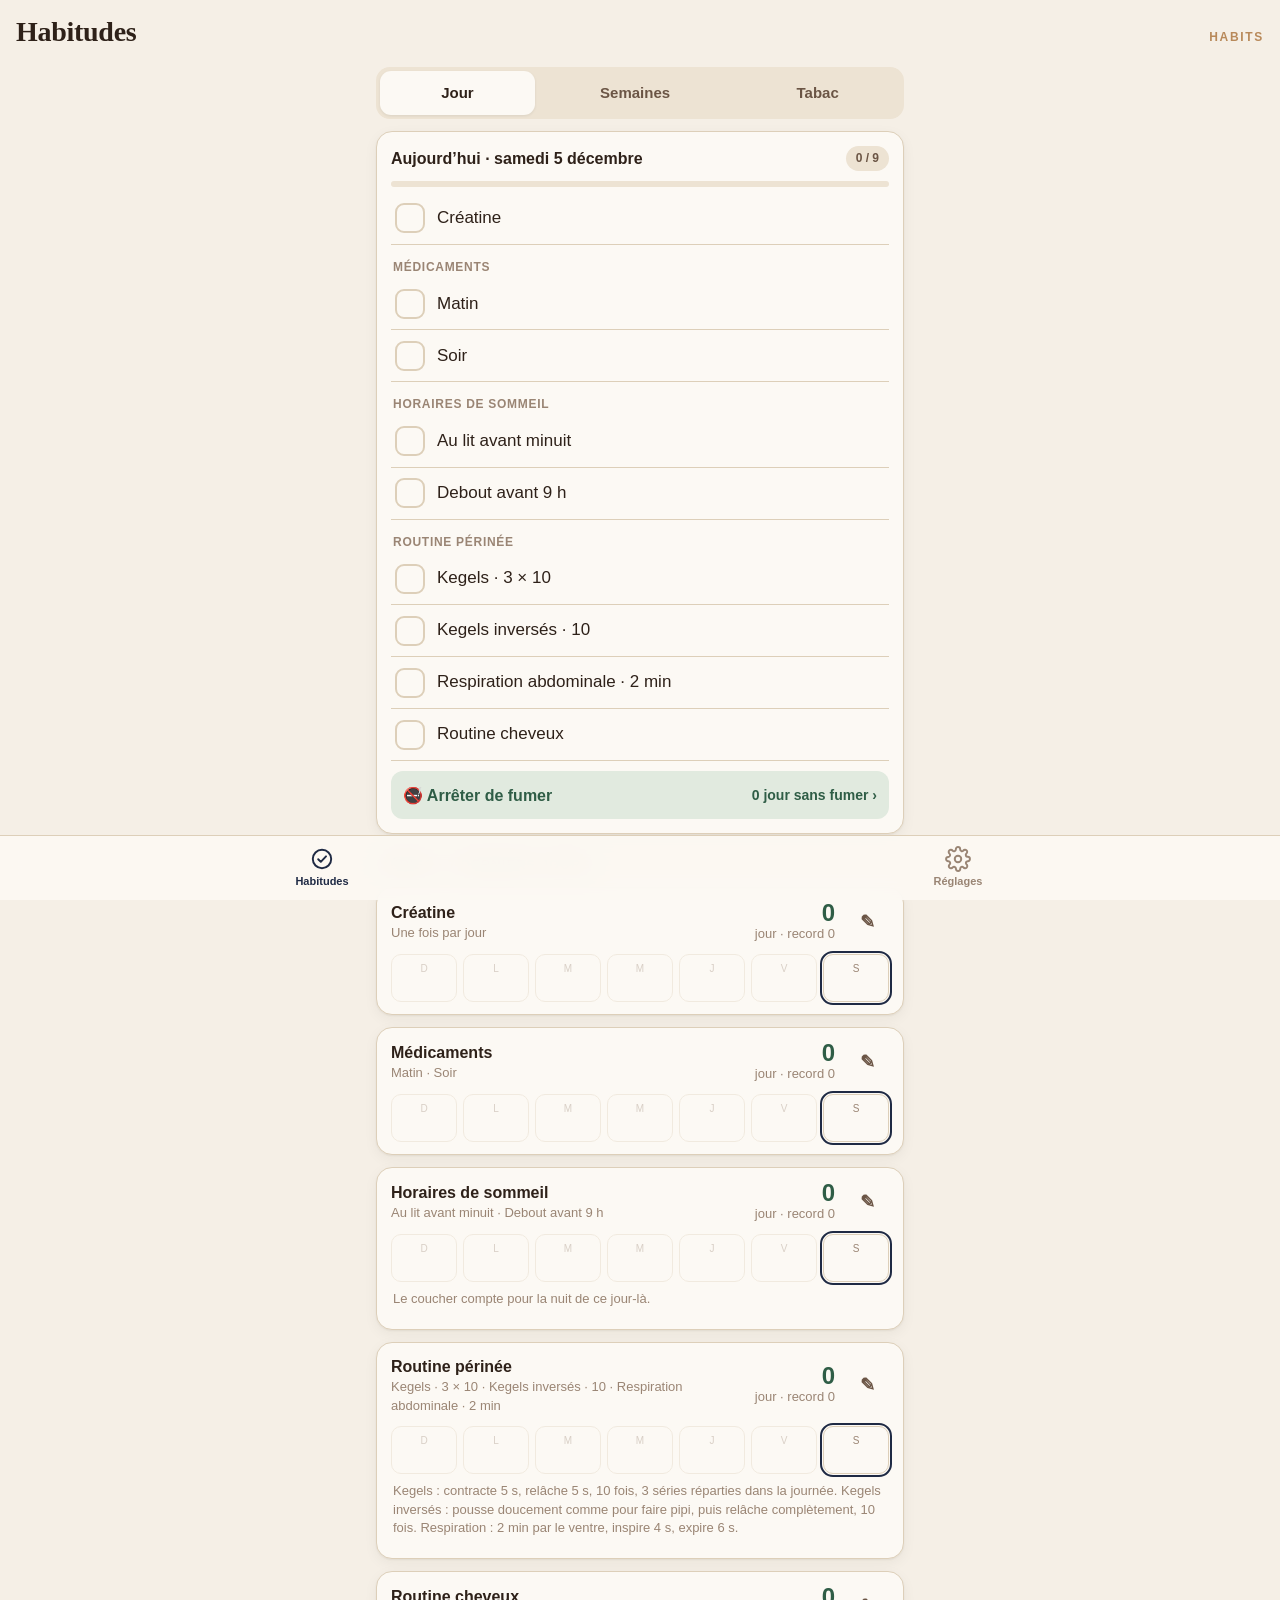
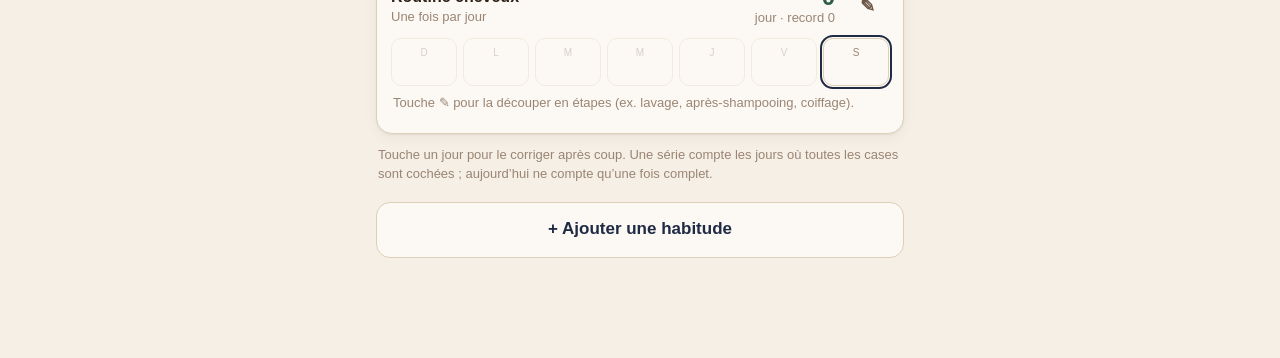
<file: index.html>
<!doctype html>
<html lang="fr">
<head>
  <meta charset="utf-8">
  <meta name="viewport" content="width=device-width, initial-scale=1, viewport-fit=cover">
  <title>Habits</title>
  <meta name="description" content="Habits — mes habitudes du quotidien.">
  <meta name="theme-color" content="#F5EFE6">
  <meta name="apple-mobile-web-app-capable" content="yes">
  <meta name="mobile-web-app-capable" content="yes">
  <meta name="apple-mobile-web-app-title" content="Habits">
  <meta name="apple-mobile-web-app-status-bar-style" content="default">
  <meta name="format-detection" content="telephone=no">
  <link rel="apple-touch-icon" href="icons/apple-touch-icon.png">
  <link rel="icon" href="icons/icon.svg" type="image/svg+xml">
  <link rel="manifest" href="manifest.webmanifest">
  <link rel="stylesheet" href="css/app.css">
</head>
<body>
  <div id="app">
    <header class="topbar">
      <h1 id="screen-title">Habits</h1>
      <span class="brand" aria-hidden="true">Habits</span>
    </header>
    <main id="view"></main>
    <nav class="tabbar" id="tabbar" aria-label="Onglets"></nav>
  </div>
  <div id="overlay-root"></div>
  <noscript>Habits a besoin de JavaScript.</noscript>

  <script src="js/core/i18n.js"></script>
  <script src="js/core/storage.js"></script>
  <script src="js/core/ui.js"></script>
  <script src="js/core/app.js"></script>
  <!-- One file per tab -->
  <script src="js/tabs/habitudes.js"></script>
  <script src="js/settings.js"></script>
  <script src="js/main.js"></script>
</body>
</html>
</file>
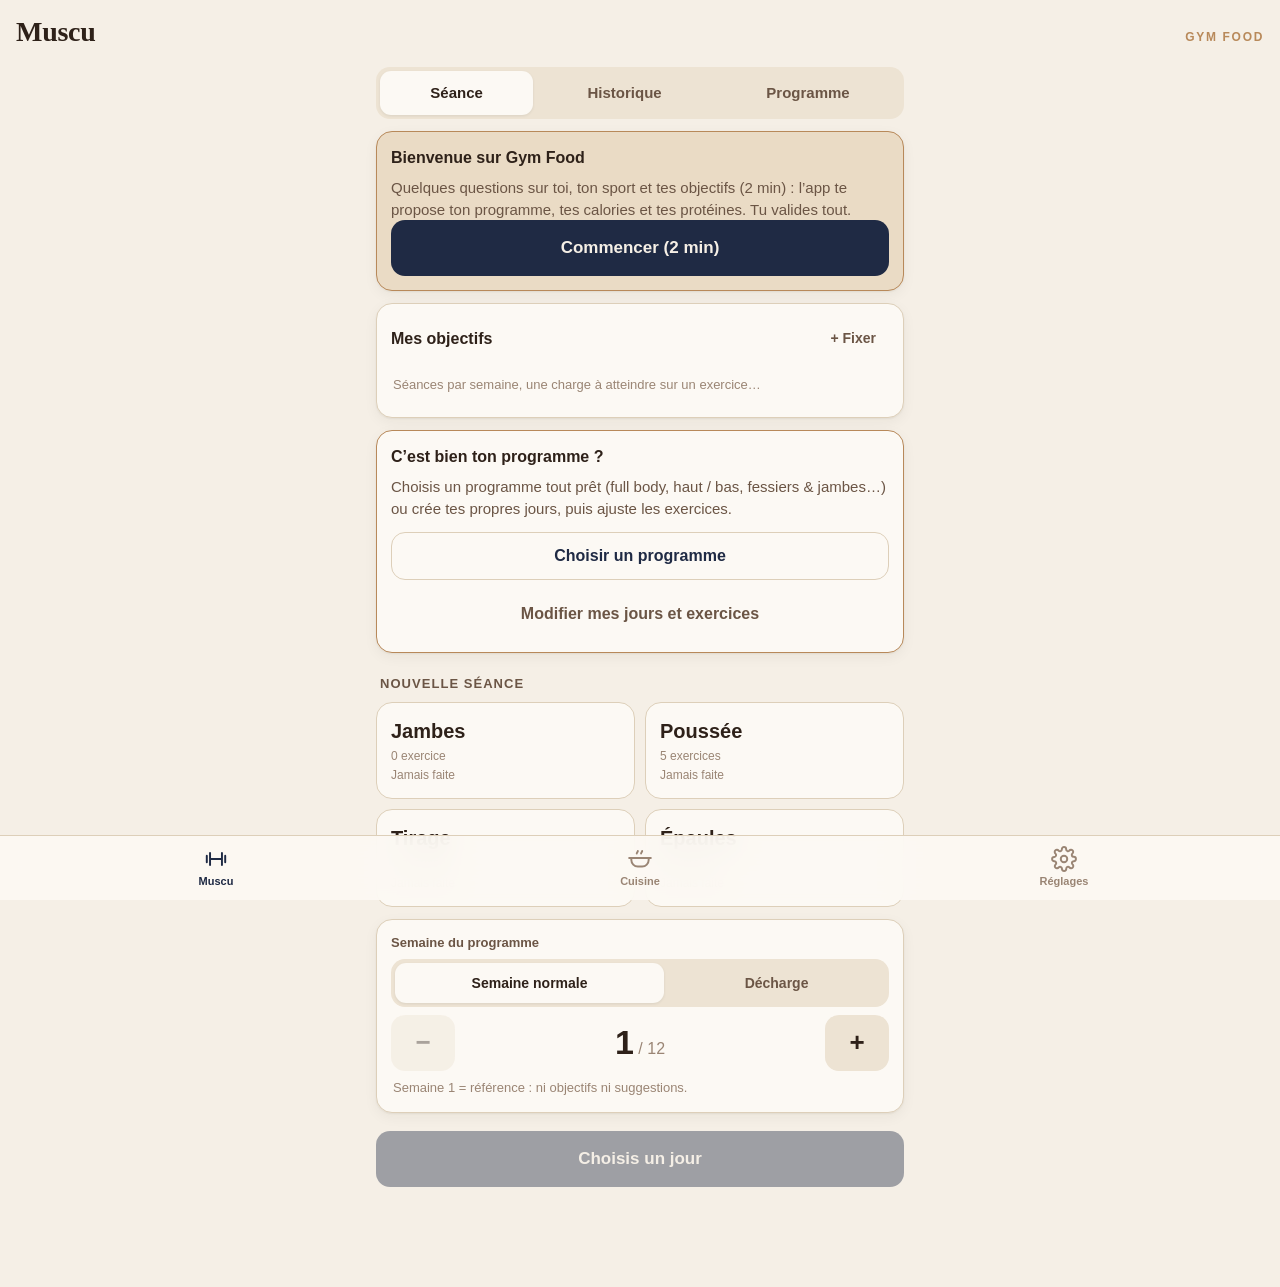
<file: cuisine/index.html>
<!doctype html>
<html lang="fr">
<head>
  <meta charset="utf-8">
  <meta name="viewport" content="width=device-width, initial-scale=1, viewport-fit=cover">
  <title>Gym Food</title>
  <meta name="description" content="Muscu, objectifs et cuisine.">
  <meta name="theme-color" content="#F5EFE6">
  <meta name="apple-mobile-web-app-capable" content="yes">
  <meta name="mobile-web-app-capable" content="yes">
  <meta name="apple-mobile-web-app-title" content="Gym Food">
  <meta name="apple-mobile-web-app-status-bar-style" content="default">
  <meta name="format-detection" content="telephone=no">
  <link rel="apple-touch-icon" href="icons/apple-touch-icon.png">
  <link rel="icon" href="icons/icon.svg" type="image/svg+xml">
  <link rel="manifest" href="manifest.webmanifest">
  <link rel="stylesheet" href="../css/app.css">
</head>
<body>
  <div id="app">
    <header class="topbar">
      <h1 id="screen-title">Gym Food</h1>
      <span class="brand" aria-hidden="true">Gym Food</span>
    </header>
    <main id="view"></main>
    <nav class="tabbar" id="tabbar" aria-label="Onglets"></nav>
  </div>
  <div id="overlay-root"></div>
  <noscript>Cette app a besoin de JavaScript.</noscript>

  <script src="config.js"></script>
  <script src="../js/core/i18n.js"></script>
  <script src="../js/core/storage.js"></script>
  <script src="../js/core/ui.js"></script>
  <script src="../js/core/app.js"></script>
  <script src="../js/tabs/muscu-engine.js"></script>
  <script src="../js/tabs/muscu.js"></script>
  <script src="../js/tabs/objectif-engine.js"></script>
  <script src="../js/tabs/objectif.js"></script>
  <script src="../js/tabs/cuisine-recipes.js"></script>
  <script src="../js/tabs/cuisine-prices.js"></script>
  <script src="../js/tabs/cuisine-nutrition.js"></script>
  <script src="../js/tabs/cuisine-share.js"></script>
  <script src="../js/tabs/cuisine.js"></script>
  <script src="../js/tabs/ciqual-data.js"></script>
  <script src="../js/tabs/produits-data.js"></script>
  <script src="../js/settings.js"></script>
  <script src="../js/main.js"></script>
</body>
</html>
</file>
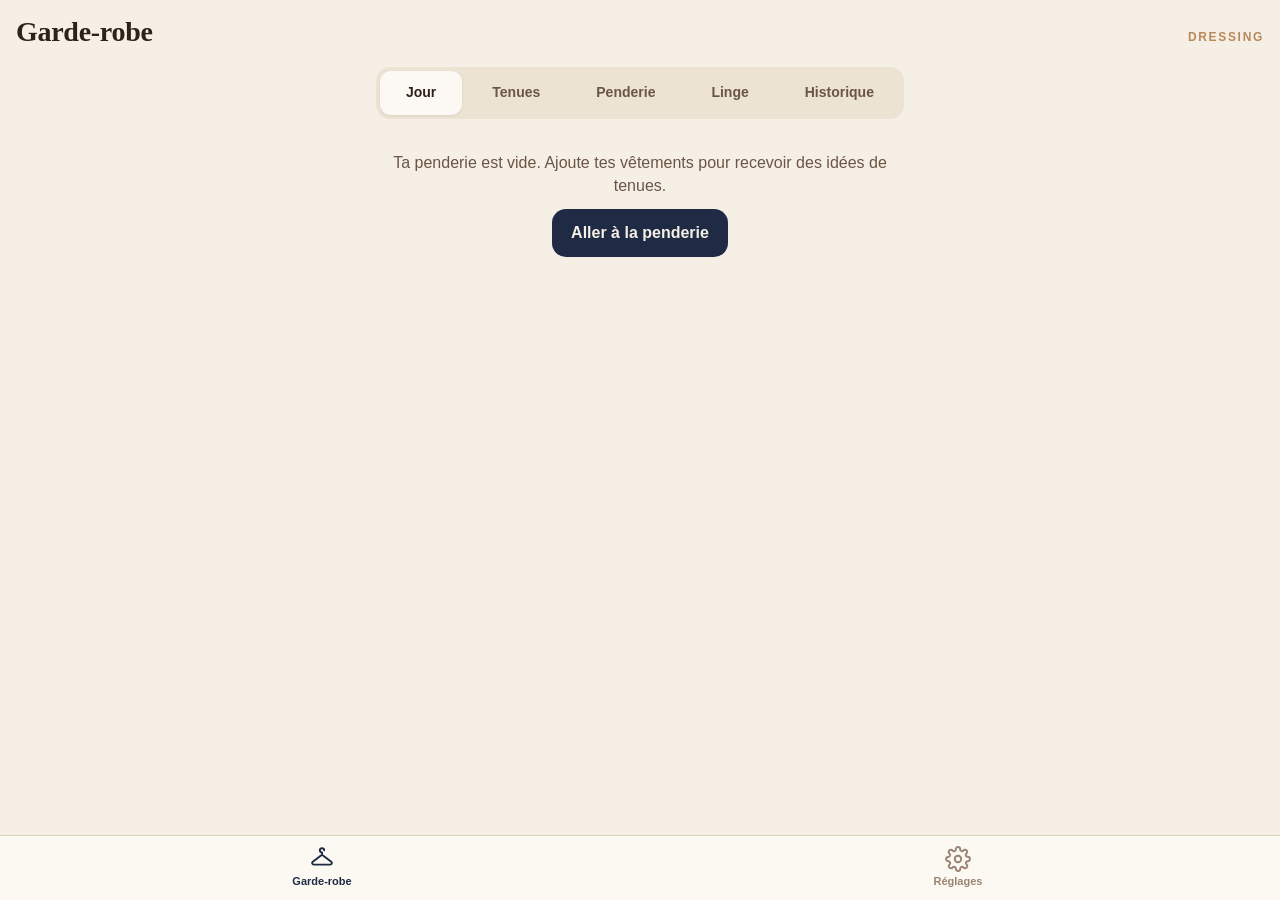
<file: dressing/index.html>
<!doctype html>
<html lang="fr">
<head>
  <meta charset="utf-8">
  <meta name="viewport" content="width=device-width, initial-scale=1, viewport-fit=cover">
  <title>Dressing</title>
  <meta name="description" content="Dressing — ma garde-robe et mes idées de tenues.">
  <meta name="theme-color" content="#F5EFE6">
  <meta name="apple-mobile-web-app-capable" content="yes">
  <meta name="mobile-web-app-capable" content="yes">
  <meta name="apple-mobile-web-app-title" content="Dressing">
  <meta name="apple-mobile-web-app-status-bar-style" content="default">
  <meta name="format-detection" content="telephone=no">
  <link rel="apple-touch-icon" href="icons/apple-touch-icon.png">
  <link rel="icon" href="icons/icon.svg" type="image/svg+xml">
  <link rel="manifest" href="manifest.webmanifest">
  <link rel="stylesheet" href="../css/app.css">
</head>
<body>
  <div id="app">
    <header class="topbar">
      <h1 id="screen-title">Dressing</h1>
      <span class="brand" aria-hidden="true">Dressing</span>
    </header>
    <main id="view"></main>
    <nav class="tabbar" id="tabbar" aria-label="Onglets"></nav>
  </div>
  <div id="overlay-root"></div>
  <noscript>Dressing a besoin de JavaScript.</noscript>

  <script src="config.js"></script>
  <script src="../js/core/i18n.js"></script>
  <script src="../js/core/storage.js"></script>
  <script src="../js/core/ui.js"></script>
  <script src="../js/core/app.js"></script>
  <script src="../js/tabs/garde-robe-combos.js"></script>
  <script src="../js/tabs/garde-robe-engine.js"></script>
  <script src="../js/tabs/garde-robe.js"></script>
  <script src="../js/settings.js"></script>
  <script src="../js/main.js"></script>
</body>
</html>
</file>
<file: css/app.css>
/* Sandeep 2.0 — thème + composants partagés.
   Palette : crème, beige, camel, brun chocolat, bleu marine. */

:root {
  --bg: #F5EFE6;          /* crème */
  --surface: #FCF9F4;
  --surface-2: #EDE3D3;   /* beige */
  --border: #DDCFB9;
  --text: #2E2119;        /* chocolat très foncé */
  --text-2: #6B5545;
  --muted: #9A8574;
  --accent: #1F2A44;      /* marine */
  --accent-text: #F5EFE6;
  --camel: #B8895A;
  --camel-soft: #EADBC5;
  --chocolate: #4E3524;
  --good: #2F5D46;
  --good-bg: #E1EADF;
  --keep: #7A5A2E;
  --keep-bg: #F1E6D2;
  --danger: #9B3B2B;
  --placeholder: #B5A493;
  --shadow: 0 1px 2px rgba(46, 33, 25, .06), 0 4px 14px rgba(46, 33, 25, .05);
  --radius: 16px;
  --radius-sm: 12px;
  --tabbar-h: 64px;
  color-scheme: light;
}

@media (prefers-color-scheme: dark) {
  :root:not([data-theme="light"]) {
    --bg: #1A1511;
    --surface: #241D18;
    --surface-2: #2F2620;
    --border: #3D322A;
    --text: #F2EAE0;
    --text-2: #C9B8A6;
    --muted: #94806F;
    --accent: #C9A47A;
    --accent-text: #1A1511;
    --camel: #C9A47A;
    --camel-soft: #3A2E24;
    --chocolate: #E3CDB3;
    --good: #9CC9AE;
    --good-bg: #1F2E26;
    --keep: #E0C38F;
    --keep-bg: #352A1C;
    --danger: #E58B78;
    --placeholder: #6E5E51;
    --shadow: none;
    color-scheme: dark;
  }
}
:root[data-theme="dark"] {
  --bg: #1A1511;
  --surface: #241D18;
  --surface-2: #2F2620;
  --border: #3D322A;
  --text: #F2EAE0;
  --text-2: #C9B8A6;
  --muted: #94806F;
  --accent: #C9A47A;
  --accent-text: #1A1511;
  --camel: #C9A47A;
  --camel-soft: #3A2E24;
  --chocolate: #E3CDB3;
  --good: #9CC9AE;
  --good-bg: #1F2E26;
  --keep: #E0C38F;
  --keep-bg: #352A1C;
  --danger: #E58B78;
  --placeholder: #6E5E51;
  --shadow: none;
  color-scheme: dark;
}

* { box-sizing: border-box; }
html { -webkit-text-size-adjust: 100%; }
body {
  margin: 0;
  background: var(--bg);
  color: var(--text);
  font: 16px/1.45 -apple-system, BlinkMacSystemFont, "SF Pro Text", "Helvetica Neue", Arial, sans-serif;
  -webkit-font-smoothing: antialiased;
  -webkit-tap-highlight-color: transparent;
  overscroll-behavior-y: none;
}
button, input, select { font: inherit; color: inherit; }
button { touch-action: manipulation; cursor: pointer; }
h1, h2, h3 { margin: 0; font-weight: 650; letter-spacing: -0.01em; }
p { margin: 0; }
.sr-only { position: absolute !important; width: 1px; height: 1px; overflow: hidden; clip: rect(0 0 0 0); white-space: nowrap; }
.muted { color: var(--muted); }
.center { text-align: center; }

/* ---------- Coquille ---------- */
.topbar {
  position: sticky; top: 0; z-index: 10;
  display: flex; align-items: baseline; justify-content: space-between;
  padding: calc(env(safe-area-inset-top) + 12px) 16px 10px;
  background: var(--bg);
}
.topbar h1 { font-size: 28px; font-family: Georgia, "Times New Roman", serif; font-weight: 600; }
.brand { font-size: 12px; letter-spacing: .14em; text-transform: uppercase; color: var(--camel); font-weight: 600; }

#view {
  max-width: 560px; margin: 0 auto;
  padding: 4px 16px calc(var(--tabbar-h) + env(safe-area-inset-bottom) + 28px);
}

.tabbar {
  position: fixed; left: 0; right: 0; bottom: 0; z-index: 20;
  display: flex; justify-content: space-around;
  padding: 6px 4px calc(env(safe-area-inset-bottom) + 6px);
  background: color-mix(in srgb, var(--surface) 92%, transparent);
  -webkit-backdrop-filter: blur(14px); backdrop-filter: blur(14px);
  border-top: 1px solid var(--border);
}
.tab {
  position: relative; flex: 1; min-width: 0; min-height: 52px;
  display: flex; flex-direction: column; align-items: center; justify-content: center; gap: 2px;
  color: var(--muted); text-decoration: none; font-size: 11px; font-weight: 550;
  border-radius: 12px;
}
.tab-icon svg { width: 26px; height: 26px; display: block; }
.tab.is-active { color: var(--accent); }
.tab.is-soon { opacity: .55; }
.tab-badge {
  position: absolute; top: 0; right: 50%; transform: translateX(28px);
  font-size: 9px; line-height: 1; padding: 3px 5px; border-radius: 6px;
  background: var(--camel-soft); color: var(--text-2); font-weight: 600;
}
.tab-label { white-space: nowrap; overflow: hidden; text-overflow: ellipsis; max-width: 100%; }

/* ---------- Composants ---------- */
.card {
  background: var(--surface); border: 1px solid var(--border); border-radius: var(--radius);
  padding: 14px; margin: 12px 0; box-shadow: var(--shadow);
}
.card-title { font-weight: 600; margin-bottom: 8px; }
.card-error h2 { font-size: 18px; margin-bottom: 6px; }
.error-detail { white-space: pre-wrap; font-size: 12px; color: var(--muted); }

.section-title {
  font-size: 13px; text-transform: uppercase; letter-spacing: .08em; color: var(--text-2);
  font-weight: 650; margin: 22px 4px 8px;
}
.page-title { font-size: 24px; font-family: Georgia, serif; font-weight: 600; margin: 4px 0 8px; }
.hint { font-size: 13px; color: var(--muted); margin: 8px 2px; }
.note {
  font-size: 14px; background: var(--camel-soft); color: var(--text); border-radius: var(--radius-sm);
  padding: 10px 12px; margin: 10px 0;
}

.btn {
  display: inline-flex; align-items: center; justify-content: center; gap: 6px;
  min-height: 48px; padding: 0 18px; border-radius: 14px; border: 1px solid transparent;
  background: var(--surface-2); color: var(--text); font-weight: 600; font-size: 16px;
  transition: transform .08s ease, opacity .15s;
}
.btn:active { transform: scale(.97); }
.btn:disabled { opacity: .4; pointer-events: none; }
.btn-block { width: 100%; }
.btn-lg { min-height: 56px; font-size: 17px; }
.btn-sm { min-height: 40px; padding: 0 12px; font-size: 14px; }
.btn-primary { background: var(--accent); color: var(--accent-text); }
.btn-secondary { background: var(--surface); border-color: var(--border); color: var(--accent); }
.btn-ghost { background: transparent; color: var(--text-2); }
.btn-danger { background: var(--danger); color: #fff; }
.danger-text { color: var(--danger); }
.btn-icon {
  min-width: 44px; min-height: 44px; padding: 0; border-radius: 12px;
  background: transparent; color: var(--text-2); font-size: 18px;
}
.btn-step { min-width: 64px; min-height: 56px; font-size: 26px; background: var(--surface-2); }
.back { margin-left: -8px; }
.stack { display: grid; gap: 10px; margin-top: 12px; }
.bottom-actions { display: grid; gap: 8px; margin: 18px 0 8px; }

.segmented {
  display: flex; gap: 4px; padding: 4px; background: var(--surface-2); border-radius: 14px; margin: 8px 0;
  overflow-x: auto; scrollbar-width: none;
}
.segmented::-webkit-scrollbar { display: none; }
.seg {
  flex: 1 0 auto; min-height: 44px; padding: 0 12px; border: 0; border-radius: 11px;
  background: transparent; color: var(--text-2); font-weight: 600; font-size: 15px; white-space: nowrap;
}
.seg.is-active { background: var(--surface); color: var(--text); box-shadow: 0 1px 3px rgba(0,0,0,.08); }
.segmented.small .seg { min-height: 40px; font-size: 14px; }

.input {
  width: 100%; min-height: 48px; padding: 0 12px; font-size: 17px;
  background: var(--bg); border: 1px solid var(--border); border-radius: 12px;
  -webkit-appearance: none; appearance: none; outline: none;
}
.input:focus { border-color: var(--camel); box-shadow: 0 0 0 3px color-mix(in srgb, var(--camel) 25%, transparent); }
.input::placeholder { color: var(--placeholder); opacity: 1; }
select.input.is-placeholder { color: var(--placeholder); }
select.input option { color: var(--text); }

.field { display: grid; gap: 6px; margin: 14px 0; }
.field-label { font-size: 13px; font-weight: 600; color: var(--text-2); }
.form-grid { display: grid; grid-template-columns: repeat(3, 1fr); gap: 10px; }
.form-grid .field { margin: 6px 0; }
.form-error { color: var(--danger); font-size: 14px; margin: 6px 0; }

.stepper { display: flex; align-items: center; justify-content: space-between; gap: 12px; margin-top: 8px; }
.stepper-value { font-variant-numeric: tabular-nums; }
.stepper-num { font-size: 34px; font-weight: 700; }

.list { background: var(--surface); border: 1px solid var(--border); border-radius: var(--radius); overflow: hidden; }
.list-row {
  display: flex; align-items: center; justify-content: space-between; gap: 10px;
  padding: 12px 14px; min-height: 56px; border-bottom: 1px solid var(--border);
}
.list-row:last-child { border-bottom: 0; }
.list-row-btn { width: 100%; text-align: left; background: transparent; border-left: 0; border-right: 0; border-top: 0; }
.list-row-btn:active { background: var(--surface-2); }
.list-title { font-weight: 600; }
.list-sub { font-size: 13px; color: var(--muted); }
.chev { color: var(--muted); font-size: 24px; }

.badge {
  display: inline-block; font-size: 11px; font-weight: 700; letter-spacing: .03em;
  padding: 3px 8px; border-radius: 999px; background: var(--surface-2); color: var(--text-2);
}
.badge-main { background: var(--accent); color: var(--accent-text); }
.badge-secondary { background: var(--camel-soft); color: var(--chocolate); }
.badge-isolation { background: var(--surface-2); color: var(--text-2); }

.stats { display: grid; grid-template-columns: 1fr 1fr; gap: 10px; }
.stat { background: var(--surface); border: 1px solid var(--border); border-radius: var(--radius); padding: 12px 14px; }
.stat-label { font-size: 12px; color: var(--muted); }
.stat-value { font-size: 24px; font-weight: 700; font-variant-numeric: tabular-nums; }

.empty-state { text-align: center; padding: 60px 20px; color: var(--text-2); }
.empty-state.small { padding: 24px 12px; display: grid; gap: 12px; justify-items: center; }
.empty-state h2 { font-family: Georgia, serif; font-size: 24px; color: var(--text); margin: 12px 0 6px; }
.empty-icon svg { width: 56px; height: 56px; color: var(--camel); }
.steps { margin: 0; padding-left: 20px; display: grid; gap: 6px; }

/* Feuilles du bas */
.sheet-backdrop {
  position: fixed; inset: 0; z-index: 50; background: rgba(20, 14, 10, 0); display: flex; align-items: flex-end;
  transition: background .2s;
}
.sheet-backdrop.is-open { background: rgba(20, 14, 10, .45); }
.sheet {
  width: 100%; max-width: 560px; margin: 0 auto; max-height: 92vh; overflow-y: auto;
  background: var(--surface); border-radius: 22px 22px 0 0;
  padding: 8px 16px calc(env(safe-area-inset-bottom) + 16px);
  transform: translateY(100%); transition: transform .22s ease;
}
.sheet-backdrop.is-open .sheet { transform: translateY(0); }
.sheet-grip { width: 40px; height: 5px; border-radius: 3px; background: var(--border); margin: 4px auto 12px; }
.sheet-title { font-size: 20px; margin-bottom: 8px; }
.sheet-text { color: var(--text-2); font-size: 15px; }
.sheet-actions { display: grid; gap: 8px; margin-top: 18px; }

.toast {
  position: fixed; left: 50%; bottom: calc(var(--tabbar-h) + env(safe-area-inset-bottom) + 18px); z-index: 60;
  transform: translate(-50%, 20px); opacity: 0; pointer-events: none;
  background: var(--text); color: var(--bg); padding: 10px 16px; border-radius: 999px; font-size: 14px; font-weight: 600;
  transition: opacity .2s, transform .2s;
}
.toast.is-visible { opacity: 1; transform: translate(-50%, 0); }
/* v0.43 : message avec « Annuler » (cliquable) */
.toast.has-action { pointer-events: auto; display: flex; align-items: center; gap: 12px; padding: 4px 6px 4px 16px; max-width: calc(100vw - 32px); }
/* Feuille ouverte : le message passe en haut de l'écran pour ne pas cacher ses boutons. */
#overlay-root:not(:empty) ~ #toast { top: calc(env(safe-area-inset-top) + 12px); bottom: auto; transform: translate(-50%, -20px); }
#overlay-root:not(:empty) ~ #toast.is-visible { transform: translate(-50%, 0); }
.toast-undo { min-height: 44px; padding: 0 14px; border: 0; border-radius: 999px; background: var(--camel); color: #fff; font: inherit; font-weight: 700; }

/* Graphique */
.chart { position: relative; padding-top: 30px; }
.chart-svg { width: 100%; height: auto; display: block; touch-action: pan-y; }
.chart-grid { stroke: var(--border); stroke-width: 1; }
.chart-axis { fill: var(--muted); font-size: 11px; font-variant-numeric: tabular-nums; }
.chart-line { fill: none; stroke: var(--accent); stroke-width: 2; stroke-linejoin: round; stroke-linecap: round; }
.chart-dot { fill: var(--accent); stroke: var(--surface); stroke-width: 2; }
.chart-guide { stroke: var(--muted); stroke-width: 1; stroke-dasharray: 3 3; }
.chart-focus { fill: var(--surface); stroke: var(--accent); stroke-width: 2.5; }
.chart-tip {
  position: absolute; top: 0; transform: translateX(-50%); white-space: nowrap;
  background: var(--text); color: var(--bg); font-size: 13px; font-weight: 600; padding: 4px 10px; border-radius: 8px;
  font-variant-numeric: tabular-nums;
}

/* ---------- Onglet Muscu (préfixe mu-) ---------- */
.mu-nav { position: sticky; top: calc(env(safe-area-inset-top) + 56px); z-index: 5; margin-top: 0; }
.mu-daygrid { display: grid; grid-template-columns: 1fr 1fr; gap: 10px; }
.mu-daybtn {
  display: grid; gap: 2px; text-align: left; min-height: 96px; padding: 14px;
  background: var(--surface); border: 1.5px solid var(--border); border-radius: var(--radius);
}
.mu-daybtn.is-active { border-color: var(--accent); background: color-mix(in srgb, var(--accent) 8%, var(--surface)); }
.mu-dayname { font-size: 20px; font-weight: 700; }
.mu-daymeta { font-size: 12px; color: var(--muted); }
.mu-weekcard .hint { margin-bottom: 0; }

.mu-sessionhead { display: flex; justify-content: space-between; align-items: center; gap: 8px; }
.mu-sessiontitle { font-size: 20px; font-weight: 700; }
.autosave { font-size: 12px; color: var(--muted); text-align: right; transition: color .2s; }
.autosave.is-saved { color: var(--good); font-weight: 600; }

.mu-ex { padding: 14px 12px; }
.mu-exhead { display: flex; align-items: center; justify-content: space-between; gap: 6px; }
.mu-exname { font-size: 18px; }
.mu-meta { display: flex; flex-wrap: wrap; align-items: center; gap: 6px 10px; font-size: 13px; color: var(--text-2); margin: 6px 0; }
.mu-last { font-size: 13px; margin: 6px 0; font-variant-numeric: tabular-nums; }
.mu-prevsugg { font-size: 13px; margin: 6px 0; padding: 8px 10px; border-radius: 10px; }

.mu-sets { display: grid; gap: 6px; margin-top: 10px; }
.mu-setrow { display: grid; grid-template-columns: 30px 1fr 1fr 1fr 48px; gap: 6px; align-items: center; }
.mu-sethead { font-size: 11px; font-weight: 700; text-transform: uppercase; letter-spacing: .05em; color: var(--muted); }
.mu-sethead span { text-align: center; }
.mu-setnum { text-align: center; font-weight: 700; color: var(--text-2); font-variant-numeric: tabular-nums; }
.mu-in { text-align: center; padding: 0 6px; font-variant-numeric: tabular-nums; font-weight: 600; }
.mu-rpe { text-align-last: center; }
.mu-setrow.is-done .mu-in { background: var(--good-bg); border-color: transparent; }
.btn-check {
  min-height: 48px; min-width: 48px; padding: 0; border-radius: 12px; font-size: 20px;
  background: var(--surface-2); color: var(--muted); border: 1px solid var(--border);
}
.btn-check.is-on { background: var(--good); color: var(--surface); border-color: var(--good); }
.mu-setbtns { display: flex; gap: 6px; margin-top: 6px; }

.mu-sugg:empty { display: none; }
.mu-sugg { margin-top: 10px; padding: 10px 12px; border-radius: 12px; font-size: 14px; }
.is-up { background: var(--good-bg); color: var(--good); }
.is-keep { background: var(--keep-bg); color: var(--keep); }
.is-info { background: var(--surface-2); color: var(--text-2); }
.mu-suggdetail { font-size: 12px; opacity: .85; margin-top: 2px; }

.mu-histcard { padding: 12px 14px; }
.mu-histhead { display: flex; justify-content: space-between; margin-bottom: 6px; }
.mu-histhead .list-title::first-letter { text-transform: uppercase; }
.mu-histsets { margin: 0; padding-left: 22px; display: grid; gap: 4px; font-variant-numeric: tabular-nums; font-size: 15px; }
.mu-histsets li { display: flex; justify-content: space-between; gap: 8px; }
.mu-histsets li.is-best { font-weight: 700; }
.mu-e1rm { font-size: 12px; color: var(--camel); font-weight: 700; }

.mu-sesscard summary { display: grid; gap: 2px; list-style: none; cursor: pointer; min-height: 44px; }
.mu-sesscard summary::-webkit-details-marker { display: none; }
.mu-sessex { padding: 8px 0; border-top: 1px solid var(--border); }
.mu-sessex:first-of-type { margin-top: 8px; }
.mu-sessexname { font-weight: 600; font-size: 15px; }

.mu-progrow { align-items: center; }
.mu-progmain { min-width: 0; }
.mu-progmain .list-sub { margin-top: 3px; }
.mu-progbtns { display: flex; gap: 0; flex-shrink: 0; }
.mu-progbtns .btn-icon { min-width: 40px; }
.mu-opts { display: grid; gap: 8px; }
.mu-optrow { display: flex; gap: 6px; }
.cat-seg .seg { flex: 1; }

/* ---------- Onglet Habits (préfixe hb-) ---------- */
.hb-hero { text-align: center; padding: 16px 14px 14px; }
.hb-herohead { display: flex; align-items: center; justify-content: space-between; text-align: left; }
.hb-herohead .page-title { margin: 0; }
.hb-goal { text-align: left; font-size: 14px; color: var(--text-2); margin-top: 4px; }
.hb-streak { display: grid; justify-items: center; margin: 18px 0 6px; }
.hb-streaknum { font-size: 64px; line-height: 1; font-weight: 750; font-family: Georgia, serif; color: var(--good); font-variant-numeric: tabular-nums; }
.hb-streaklabel { font-size: 15px; color: var(--text-2); font-weight: 600; margin-top: 4px; }
.hb-substats { display: flex; justify-content: center; flex-wrap: wrap; gap: 4px 16px; font-size: 13px; color: var(--muted); }

.hb-todayhead { display: flex; align-items: center; justify-content: space-between; gap: 8px; }
.hb-todayhead .card-title { margin: 0; }
.hb-status { font-size: 12px; font-weight: 700; padding: 4px 10px; border-radius: 999px; }
.hb-counter { display: flex; align-items: center; justify-content: space-between; gap: 12px; margin: 14px 0 4px; }
.hb-countval { display: grid; justify-items: center; }
.hb-countnum { font-size: 40px; font-weight: 750; line-height: 1.1; font-variant-numeric: tabular-nums; }
.hb-counter .btn-step, .sheet .stepper .btn-step { min-width: 72px; min-height: 64px; }

.hb-stats { margin-top: 12px; }
.hb-stats .stat-value { font-size: 22px; }

.hb-grid { display: grid; grid-template-columns: repeat(7, 1fr); gap: 6px; }
.hb-cell {
  aspect-ratio: 1; min-height: 40px; border-radius: 10px; border: 1px solid var(--border);
  background: var(--surface); display: grid; place-items: center; align-content: center; gap: 0; padding: 0;
  font-variant-numeric: tabular-nums;
}
.hb-cellday { font-size: 10px; color: var(--muted); line-height: 1; }
.hb-cellval { font-size: 15px; font-weight: 700; line-height: 1.2; min-height: 18px; }
.hb-cell.is-free { background: var(--good-bg); border-color: transparent; color: var(--good); }
.hb-cell.is-smoked { background: var(--keep-bg); border-color: transparent; color: var(--keep); }
.hb-cell.is-before { opacity: .35; }
.hb-cell.is-today { outline: 2px solid var(--accent); outline-offset: 1px; }
.hb-legend { display: flex; gap: 14px; flex-wrap: wrap; font-size: 12px; color: var(--muted); margin: 8px 2px; }
.hb-legend span { display: inline-flex; align-items: center; gap: 5px; }
.hb-dot { width: 12px; height: 12px; border-radius: 4px; display: inline-block; border: 1px solid var(--border); background: var(--surface); }
.hb-dot.is-free { background: var(--good-bg); border-color: transparent; }
.hb-dot.is-smoked { background: var(--keep-bg); border-color: transparent; }

.hb-milestone.is-done .list-title { color: var(--good); }
.hb-togo { font-size: 12px; white-space: nowrap; }
.hb-grid2 { grid-template-columns: 1fr 1fr; }
input[type="date"].input { display: block; line-height: 48px; }

/* ---------- Onglet Kitchen (préfixe ck-) ---------- */
.ck-searchwrap { position: sticky; top: calc(env(safe-area-inset-top) + 56px); z-index: 5; background: var(--bg); padding: 4px 0 2px; }
.ck-search { font-size: 17px; padding-left: 40px; -webkit-appearance: none;
  background: var(--surface) url("data:image/svg+xml,%3Csvg xmlns='http://www.w3.org/2000/svg' viewBox='0 0 24 24' fill='none' stroke='%239A8574' stroke-width='2' stroke-linecap='round'%3E%3Ccircle cx='11' cy='11' r='7'/%3E%3Cpath d='M20 20l-4-4'/%3E%3C/svg%3E") no-repeat 12px center / 20px; }
.ck-card { display: grid; gap: 4px; width: 100%; text-align: left; margin: 10px 0; }
.ck-card:active { background: var(--surface-2); }
.ck-cardname { font-size: 17px; font-weight: 650; }
.ck-meta { display: flex; flex-wrap: wrap; align-items: center; gap: 4px 12px; font-size: 13px; color: var(--text-2); font-variant-numeric: tabular-nums; }
.ck-meta-lg { font-size: 14px; margin-bottom: 4px; }
.ck-protein { color: var(--good); font-weight: 700; }
.ck-tags { font-size: 12px; color: var(--muted); }
.ck-servings { display: flex; align-items: center; justify-content: space-between; gap: 12px; padding: 10px 14px; }
.ck-servings .stepper { margin: 0; gap: 18px; }
.ck-servings .btn-step { min-width: 52px; min-height: 48px; font-size: 22px; }
.ck-servings .stepper-num { font-size: 26px; min-width: 28px; text-align: center; }
.ck-mode { margin: 14px 0 8px; }
.ck-listhead { display: flex; justify-content: space-between; align-items: baseline; margin: 14px 4px 8px; font-size: 13px; }
.ck-listhead .card-title { margin: 0; font-size: 16px; }
.ck-check { width: 100%; text-align: left; background: transparent; border-left: 0; border-right: 0; border-top: 0; justify-content: flex-start; gap: 12px; }
.ck-check:active { background: var(--surface-2); }
.ck-box { flex-shrink: 0; width: 28px; height: 28px; border-radius: 8px; border: 2px solid var(--border); display: grid; place-items: center; font-weight: 800; color: var(--surface); }
.ck-check.is-on .ck-box { background: var(--good); border-color: var(--good); }
.ck-check.is-on .ck-checktext { text-decoration: line-through; color: var(--muted); }
.ck-steps { list-style: none; margin: 0; padding: 0; display: grid; gap: 8px; }
.ck-step { width: 100%; display: flex; gap: 12px; align-items: flex-start; text-align: left; padding: 12px 14px;
  background: var(--surface); border: 1px solid var(--border); border-radius: var(--radius); font-size: 16px; line-height: 1.45; }
.ck-stepnum { flex-shrink: 0; width: 30px; height: 30px; border-radius: 50%; display: grid; place-items: center;
  background: var(--surface-2); font-weight: 700; font-size: 14px; font-variant-numeric: tabular-nums; }
.ck-step.is-done { opacity: .6; }
.ck-step.is-done .ck-stepnum { background: var(--good); color: var(--surface); }
.ck-inglist summary { font-weight: 600; min-height: 32px; cursor: pointer; }
.ck-inglist ul { margin: 8px 0 0; padding-left: 20px; display: grid; gap: 4px; }
.ck-cook { display: flex; flex-direction: column; min-height: 70vh; }
.ck-cookhead { display: flex; justify-content: space-between; align-items: center; }
.ck-progress { height: 6px; border-radius: 3px; background: var(--surface-2); overflow: hidden; margin: 6px 0 18px; }
.ck-progress span { display: block; height: 100%; background: var(--good); transition: width .2s; }
.ck-cooktext { font-size: 24px; line-height: 1.4; font-weight: 550; flex: 1; }
.ck-cooknav { display: grid; grid-template-columns: 1fr 1.4fr; gap: 10px; margin-top: 18px; }
.ck-textarea { min-height: 140px; padding: 10px 12px; line-height: 1.45; resize: vertical; }
.ck-grid1 { grid-template-columns: 1fr; }
.hb-nav { margin-top: 0; }
.hb-progress { height: 6px; border-radius: 3px; background: var(--surface-2); overflow: hidden; margin: 10px 0 6px; }
.hb-progress span { display: block; height: 100%; background: var(--good); transition: width .2s; }
.hb-group { font-size: 12px; font-weight: 700; text-transform: uppercase; letter-spacing: .06em; color: var(--muted); margin: 14px 2px 2px; }
.hb-check { width: 100%; display: flex; align-items: center; gap: 12px; min-height: 52px; padding: 8px 4px;
  background: transparent; border: 0; border-bottom: 1px solid var(--border); text-align: left; font-size: 17px; }
.hb-check:last-child { border-bottom: 0; }
.hb-check:active { background: var(--surface-2); }
.hb-box { flex-shrink: 0; width: 30px; height: 30px; border-radius: 9px; border: 2px solid var(--border); display: grid; place-items: center; font-weight: 800; color: var(--surface); }
.hb-check.is-on .hb-box { background: var(--good); border-color: var(--good); }
.hb-check.is-on .hb-checktext { color: var(--muted); }
.hb-quitlink { width: 100%; display: flex; justify-content: space-between; align-items: center; gap: 8px; min-height: 48px; margin-top: 10px;
  padding: 10px 12px; border: 0; border-radius: 12px; background: var(--good-bg); color: var(--good); font-weight: 600; text-align: left; }
.hb-quitstreak { font-size: 14px; white-space: nowrap; }
.hb-habit { padding: 12px 14px; }
.hb-habithead { display: flex; align-items: center; gap: 10px; }
.hb-habithead > div:first-child { flex: 1; min-width: 0; }
.hb-habitstreak { display: grid; justify-items: end; text-align: right; }
.hb-streaksmall { font-size: 24px; font-weight: 750; line-height: 1; color: var(--good); font-variant-numeric: tabular-nums; }
.hb-week { display: grid; grid-template-columns: repeat(7, 1fr); gap: 6px; margin-top: 10px; }
.hb-day { min-height: 48px; border-radius: 10px; border: 1px solid var(--border); background: var(--surface);
  display: grid; place-items: center; align-content: center; padding: 2px 0; font-variant-numeric: tabular-nums; }
.hb-dayname { font-size: 10px; color: var(--muted); line-height: 1; }
.hb-dayval { font-size: 14px; font-weight: 700; min-height: 18px; line-height: 1.3; }
.hb-day.is-free { background: var(--good-bg); border-color: transparent; color: var(--good); }
.hb-day.is-part { background: var(--keep-bg); border-color: transparent; color: var(--keep); }
.hb-day.is-before { opacity: .35; }
.hb-day.is-today { outline: 2px solid var(--accent); outline-offset: 1px; }
.hb-sheetchecks { margin: 10px 0; }
.hb-textarea { min-height: 90px; padding: 10px 12px; line-height: 1.45; }

/* ---------- Onglet Wardrobe (préfixe wr-) ---------- */
.wr-nav { margin-top: 0; }
.wr-temps { display: grid; grid-template-columns: repeat(4, 1fr); gap: 8px; }
.wr-occs { display: grid; grid-template-columns: repeat(3, 1fr); gap: 8px; }
.wr-chip { display: grid; justify-items: center; align-content: center; gap: 2px; min-height: 64px; padding: 8px 4px;
  background: var(--surface); border: 1.5px solid var(--border); border-radius: 14px; text-align: center; }
.wr-chip.is-active { border-color: var(--accent); background: color-mix(in srgb, var(--accent) 10%, var(--surface)); }
.wr-chiplabel { font-weight: 650; font-size: 14px; }
.wr-chipsub { font-size: 11px; color: var(--muted); font-variant-numeric: tabular-nums; }
.wr-occicon { font-size: 22px; line-height: 1; }
.wr-occs-sm .wr-chip { min-height: 56px; }
.wr-rain { width: 100%; display: flex; align-items: center; justify-content: space-between; gap: 10px; min-height: 52px; margin-top: 10px;
  padding: 0 14px; background: var(--surface); border: 1px solid var(--border); border-radius: 14px; font-weight: 600; text-align: left; }
.wr-toggle { position: relative; flex-shrink: 0; width: 50px; height: 30px; border-radius: 15px; background: var(--surface-2); transition: background .15s; }
.wr-toggle::after { content: ""; position: absolute; top: 3px; left: 3px; width: 24px; height: 24px; border-radius: 50%; background: var(--surface); box-shadow: 0 1px 3px rgba(0,0,0,.2); transition: transform .15s; }
.wr-rain.is-active .wr-toggle { background: var(--good); }
.wr-rain.is-active .wr-toggle::after { transform: translateX(20px); }
.wr-swatch { display: inline-block; flex-shrink: 0; width: 18px; height: 18px; border-radius: 50%; border: 1px solid rgba(0,0,0,.15); vertical-align: middle; }
.wr-swatch.is-big { width: 30px; height: 30px; }
.wr-outfit { padding: 0 0 8px; overflow: hidden; }
.wr-palette { display: flex; height: 14px; margin-bottom: 6px; }
.wr-palette span { flex: 1; }
.wr-piece { display: flex; align-items: center; gap: 12px; padding: 10px 14px; border-bottom: 1px solid var(--border); }
.wr-piecename { font-weight: 650; }
.wr-why { margin: 8px 14px 4px; padding-left: 18px; font-size: 13px; color: var(--good); display: grid; gap: 2px; }
.wr-none .sheet-text { margin-bottom: 4px; }
.wr-row { gap: 12px; justify-content: flex-start; }
.wr-rowmain { flex: 1; min-width: 0; }
.wr-row.is-dirty .list-title { color: var(--muted); }
.wr-dirtybadge { background: var(--keep-bg); color: var(--keep); }
.wr-seg { flex-wrap: wrap; }
.wr-seg .seg { flex: 1 0 28%; }
.wr-colors { display: grid; grid-template-columns: repeat(7, 1fr); gap: 8px; }
.wr-color { aspect-ratio: 1; min-height: 40px; border-radius: 50%; border: 1px solid rgba(0,0,0,.15); padding: 0; }
.wr-color.is-active { outline: 3px solid var(--accent); outline-offset: 2px; }
.wr-pickhead { margin: 14px 2px 6px; }
.wr-pickrow { display: flex; gap: 6px; overflow-x: auto; padding-bottom: 4px; scrollbar-width: none; }
.wr-pickrow::-webkit-scrollbar { display: none; }
.wr-pick { flex-shrink: 0; display: inline-flex; align-items: center; gap: 6px; min-height: 44px; padding: 0 12px; white-space: nowrap;
  background: var(--surface); border: 1.5px solid var(--border); border-radius: 12px; font-size: 14px; font-weight: 600; }
.wr-pick.is-active { border-color: var(--accent); background: color-mix(in srgb, var(--accent) 10%, var(--surface)); }
.wr-check { width: 100%; display: flex; align-items: center; gap: 12px; min-height: 52px; padding: 8px 4px; background: transparent;
  border: 0; border-bottom: 1px solid var(--border); text-align: left; font-size: 16px; }
.wr-box { flex-shrink: 0; width: 28px; height: 28px; border-radius: 8px; border: 2px solid var(--border); display: grid; place-items: center; font-weight: 800; color: var(--surface); }
.wr-check.is-on .wr-box { background: var(--good); border-color: var(--good); }
.wr-twobtn { display: grid; grid-template-columns: 1fr 1fr; gap: 8px; }
.wr-piecemain { flex: 1; min-width: 0; }
.wr-loc { font-size: 13px; color: var(--text-2); margin-top: 2px; }
.wr-piece.is-dirty .wr-piecename { color: var(--muted); }
.wr-savedhead { display: flex; justify-content: space-between; align-items: flex-start; gap: 8px; padding: 8px 14px 6px; }
.wr-savedname { font-size: 17px; font-weight: 700; }
.wr-readybadge { background: var(--good-bg); color: var(--good); }
.wr-weathernote { font-size: 13px; color: var(--keep); margin: 0 14px 4px; }
.wr-savednote { margin: 8px 14px 0; }
.wr-savedbtns { display: flex; gap: 8px; justify-content: flex-end; padding: 10px 14px 4px; }
.wr-filters { display: flex; gap: 6px; overflow-x: auto; padding: 2px 0 6px; margin: 4px 0; scrollbar-width: none; }
.wr-filters::-webkit-scrollbar { display: none; }
.wr-filters-wrap { flex-wrap: wrap; overflow: visible; }
.wr-pill { flex-shrink: 0; min-height: 40px; padding: 0 14px; border-radius: 999px; white-space: nowrap;
  background: var(--surface); border: 1.5px solid var(--border); font-size: 14px; font-weight: 600; color: var(--text-2); }
.wr-pill.is-active { border-color: var(--accent); color: var(--text); background: color-mix(in srgb, var(--accent) 10%, var(--surface)); }
.wr-searchwrap { position: sticky; top: calc(env(safe-area-inset-top) + 56px); z-index: 5; background: var(--bg); padding: 4px 0 2px; }
.wr-search { font-size: 17px; }
.wr-noresult { margin: 16px 4px; }
.wr-guide summary { font-weight: 700; min-height: 36px; cursor: pointer; }
.wr-guiderow { display: flex; align-items: center; gap: 6px; padding: 6px 0; border-bottom: 1px solid var(--border); font-size: 14px; }
.wr-guiderow:last-child { border-bottom: 0; }
.wr-guiderow > span:last-child { margin-left: 4px; }
.wr-guideshoes { align-items: flex-start; }
/* Wardrobe v0.9 : occasions, météo, accessoires, historique, My Style */
.wr-nav .seg { padding: 0 8px; font-size: 14px; }
.wr-todayhead { display: flex; justify-content: space-between; align-items: center; }
.wr-todayhead .section-title { margin-bottom: 4px; }
.wr-occrow { display: flex; align-items: center; gap: 6px; overflow-x: auto; padding: 2px 0 8px; margin: 0 -16px; padding-left: 16px; padding-right: 16px; scrollbar-width: none; scroll-behavior: smooth; }
.wr-occrow::-webkit-scrollbar { display: none; }
.wr-occgroup { flex-shrink: 0; font-size: 11px; font-weight: 800; text-transform: uppercase; letter-spacing: .08em; color: var(--muted); padding: 0 2px 0 8px; border-left: 2px solid var(--border); }
.wr-occgroup:first-child { padding-left: 0; border-left: 0; }
.wr-weather { padding: 12px 14px; }
.wr-temprow { display: flex; justify-content: space-between; align-items: baseline; }
.wr-tempval { font-size: 28px; font-weight: 750; font-variant-numeric: tabular-nums; }
.wr-slider { width: 100%; height: 44px; margin: 4px 0 8px; accent-color: var(--accent); }
.wr-conds { display: grid; grid-template-columns: repeat(5, 1fr); gap: 6px; }
.wr-cond { display: grid; justify-items: center; gap: 2px; min-height: 56px; padding: 6px 2px; font-size: 12px; font-weight: 600;
  background: var(--surface); border: 1.5px solid var(--border); border-radius: 12px; }
.wr-cond span:first-child { font-size: 20px; line-height: 1.1; }
.wr-cond.is-active { border-color: var(--accent); background: color-mix(in srgb, var(--accent) 10%, var(--surface)); }
.wr-acc { border-style: dashed; padding: 12px 14px; }
.wr-acchead { display: flex; justify-content: space-between; align-items: baseline; margin-bottom: 4px; }
.wr-acchead .card-title { margin: 0; }
.wr-accopt { font-size: 12px; }
.wr-accrow { display: flex; align-items: center; gap: 10px; padding: 8px 0; border-top: 1px solid var(--border); }
.wr-accrow.is-on .wr-piecename { color: var(--good); }
.wr-accrow .btn-icon { min-width: 40px; }
.wr-journal { margin-top: 4px; }
.wr-journalday { margin-top: 18px; }
.wr-entry { position: relative; margin: 0 0 10px 10px; padding: 10px 12px 10px 16px; background: var(--surface); border: 1px solid var(--border); border-radius: var(--radius-sm); }
.wr-entry::before { content: ""; position: absolute; left: -11px; top: 16px; width: 10px; height: 10px; border-radius: 50%; background: var(--camel); }
.wr-entryhead { display: flex; justify-content: space-between; align-items: flex-start; gap: 8px; }
.wr-entryocc { font-weight: 700; }
.wr-entrypieces { display: flex; flex-wrap: wrap; gap: 6px 12px; margin-top: 8px; font-size: 14px; color: var(--text-2); }
.wr-entrypiece { display: inline-flex; align-items: center; gap: 6px; }
.wr-dna { display: grid; gap: 4px; margin: 10px 0; }
.wr-dnarow { display: flex; gap: 12px; padding: 10px 0; border-bottom: 1px solid var(--border); }
.wr-dnarow:last-child { border-bottom: 0; }
.wr-dnaicon { font-size: 24px; line-height: 1.2; flex-shrink: 0; width: 30px; text-align: center; }
.wr-dnatitle { font-weight: 700; margin-bottom: 2px; }
.wr-dnaswatches { display: flex; flex-wrap: wrap; gap: 8px 10px; margin: 6px 0; }
.wr-dnaswatch { display: inline-flex; flex-direction: column; align-items: center; gap: 3px; font-size: 11px; color: var(--text-2); width: 44px; }
.wr-dnalist { margin: 4px 0 0; padding-left: 18px; font-size: 13px; color: var(--muted); display: grid; gap: 2px; }
.wr-bend { margin: 4px 14px 6px; padding: 8px 10px; border-radius: 10px; font-size: 13px; font-weight: 600; background: var(--camel-soft); color: var(--chocolate); }
/* Wardrobe v0.11 : bandeau de contexte, avis, photos, sélection, statistiques */
.wr-ctxbar { display: flex; align-items: center; gap: 8px; padding: 8px 8px 8px 12px; margin-top: 4px; }
.wr-ctxmain { flex: 1; min-width: 0; display: grid; text-align: left; background: transparent; border: 0; padding: 4px 0; min-height: 48px; }
.wr-ctxocc { font-weight: 700; font-size: 16px; }
.wr-suggesthead { display: flex; justify-content: space-between; align-items: center; margin-top: 14px; }
.wr-suggesthead .section-title { margin: 0 4px; }
.wr-feedback { display: flex; gap: 4px; }
.wr-fb { font-size: 22px; min-width: 48px; min-height: 48px; background: var(--surface); border: 1px solid var(--border); }
.wr-fb:active { transform: scale(.92); }
.wr-thumb { position: relative; flex-shrink: 0; width: 44px; height: 44px; border-radius: 10px; overflow: hidden; background: var(--surface-2); display: inline-block; }
.wr-thumb img { width: 100%; height: 100%; object-fit: cover; display: block; }
.wr-thumbdot { position: absolute; right: 3px; bottom: 3px; width: 12px; height: 12px; border-radius: 50%; border: 2px solid var(--surface); }
.wr-inslist .wr-thumb, .wr-check .wr-thumb { width: 32px; height: 32px; border-radius: 8px; }
.wr-photo { display: flex; align-items: center; gap: 12px; margin: 6px 0 4px; }
.wr-photoimg, .wr-photoempty { width: 88px; height: 88px; border-radius: 14px; object-fit: cover; flex-shrink: 0; }
.wr-photoempty { display: grid; place-items: center; font-size: 28px; opacity: .85; border: 1px solid var(--border); }
.wr-photobtns { display: grid; gap: 6px; }
.wr-defaults { color: var(--good); }
.wr-washstep { justify-content: flex-start; gap: 14px; margin-top: 0; }
.wr-washstep .btn-step { min-width: 52px; min-height: 48px; font-size: 22px; }
.wr-washval { font-weight: 700; min-width: 84px; text-align: center; font-variant-numeric: tabular-nums; }
.wr-checkmain { display: grid; }
.wr-searchwrap { display: flex; gap: 8px; align-items: center; }
.wr-searchwrap .wr-search { flex: 1; }
.wr-selbtn { flex-shrink: 0; }
.wr-row.is-selecting .wr-box { flex-shrink: 0; }
.wr-row.is-selected { background: color-mix(in srgb, var(--accent) 8%, var(--surface)); }
.wr-row.is-selected .wr-box { background: var(--good); border-color: var(--good); }
.wr-bulkbar { position: fixed; left: 8px; right: 8px; bottom: calc(var(--tabbar-h) + env(safe-area-inset-bottom) + 8px); z-index: 30;
  background: var(--surface); border: 1px solid var(--border); border-radius: 16px; padding: 8px 10px; box-shadow: 0 6px 24px rgba(0,0,0,.18);
  max-width: 544px; margin: 0 auto; }
.wr-bulkcount { font-size: 13px; font-weight: 700; color: var(--text-2); }
.wr-bulkacts { display: flex; gap: 6px; overflow-x: auto; margin-top: 6px; scrollbar-width: none; }
.wr-bulkacts::-webkit-scrollbar { display: none; }
.wr-bulkact { flex-shrink: 0; background: var(--surface-2); }
.wr-insights summary { font-weight: 700; min-height: 36px; cursor: pointer; }
.wr-insstats { margin: 8px 0; }
.wr-inslist { list-style: none; margin: 0; padding: 0; display: grid; gap: 4px; }
.wr-inslist li { display: flex; align-items: center; gap: 10px; font-size: 14px; }
.wr-inslist li > span:nth-child(2) { flex: 1; }
.wr-bulkpad { height: 130px; }
/* Wardrobe v0.12 : compléter la garde-robe */
.wr-shopentry { display: flex; align-items: center; gap: 12px; width: 100%; text-align: left; margin-top: 4px; }
.wr-shopicon { font-size: 26px; }
.wr-shopentry .wr-piecemain { display: grid; }
.wr-analysing { padding: 14px; }
.wr-prog { height: 6px; border-radius: 3px; background: var(--surface-2); overflow: hidden; margin-top: 10px; }
.wr-prog span { display: block; height: 100%; width: 0; background: var(--good); transition: width .15s; }
.wr-buy { padding: 12px 14px; }
.wr-buyhead { display: flex; align-items: center; gap: 10px; }
.wr-buyrank { width: 24px; height: 24px; border-radius: 50%; display: grid; place-items: center; flex-shrink: 0;
  background: var(--surface-2); font-size: 12px; font-weight: 800; color: var(--text-2); font-variant-numeric: tabular-nums; }
.wr-buy .wr-why { margin: 8px 0 4px; }
.wr-alts { display: flex; align-items: center; flex-wrap: wrap; gap: 6px; margin: 6px 0; }
.wr-alt { display: inline-flex; align-items: center; gap: 6px; min-height: 36px; padding: 0 10px; border-radius: 999px;
  background: var(--surface); border: 1.5px solid var(--border); font-size: 13px; font-weight: 600; }
.wr-alt.is-active { border-color: var(--accent); }
.wr-buybtns { display: flex; gap: 8px; justify-content: flex-end; margin-top: 8px; flex-wrap: wrap; }
.wr-gap { padding: 12px 14px; }
.wr-gaprow { display: flex; align-items: center; gap: 10px; padding: 8px 0; border-top: 1px solid var(--border); flex-wrap: wrap; }
.wr-gaprow .wr-buybtns { margin: 0; width: 100%; }
.wr-ess { gap: 12px; justify-content: flex-start; }
.wr-ess.is-have .wr-box { background: var(--good); border-color: var(--good); }
.wr-ess.is-have .list-title { color: var(--text-2); }

/* Habits · Weeks (v0.14) */
.hb-weekhead { display: flex; align-items: center; justify-content: space-between; gap: 8px; padding: 8px; }
.hb-weekhead .btn-icon { min-width: 48px; min-height: 48px; font-size: 26px; }
.hb-weekhead .btn-icon:disabled { opacity: .3; }
.hb-weektitle { text-align: center; flex: 1; }
.hb-bignum { font-size: 44px; font-weight: 750; line-height: 1.1; margin-top: 8px; color: var(--good); font-variant-numeric: tabular-nums; }
.hb-delta { font-size: 12px; font-weight: 700; padding: 3px 8px; border-radius: 999px; white-space: nowrap; color: var(--muted); background: var(--surface-2); }
.hb-delta.is-up { color: var(--good); background: var(--good-bg); }
.hb-delta.is-down { color: var(--keep); background: var(--keep-bg); }
.hb-weekrow { align-items: center; gap: 10px; }
.hb-weekrowmain { flex: 1; min-width: 0; }
.hb-weekrowside { display: grid; justify-items: end; gap: 4px; }
.hb-weekpct { font-size: 22px; font-weight: 750; font-variant-numeric: tabular-nums; }
.hb-dots { display: flex; gap: 4px; margin-top: 6px; }
.hb-dot.is-part { background: var(--keep-bg); border-color: transparent; }
.hb-dot.is-off { opacity: .3; }
.hb-trend { padding: 12px 10px 10px; }
.hb-bars { display: grid; grid-template-columns: repeat(12, 1fr); gap: 4px; align-items: end; }
.hb-bar { display: grid; justify-items: center; gap: 3px; padding: 2px 0; min-height: 44px; border-radius: 8px; background: none; border: 0; color: inherit; font: inherit; }
.hb-bar.is-sel { background: var(--surface-2); }
.hb-bar.is-before { opacity: .3; }
.hb-barval { font-size: 10px; color: var(--text-2); min-height: 13px; font-variant-numeric: tabular-nums; }
.hb-bartrack { width: 14px; height: 96px; border-radius: 4px; background: var(--surface-2); display: flex; align-items: flex-end; overflow: hidden; }
.hb-bar.is-sel .hb-bartrack { background: var(--border); }
.hb-barfill { display: block; width: 100%; background: var(--good); border-radius: 4px; }
.hb-barlabel { font-size: 9px; color: var(--muted); font-variant-numeric: tabular-nums; }
.hb-trend .hb-substats { margin-top: 8px; }
.hb-weeks-note, .hb-textarea { font: inherit; font-size: 16px; }

/* Cuisine · photos des recettes du livret (v0.19) */
.ck-card.has-photo { grid-template-columns: minmax(0, 1fr) 76px; column-gap: 12px; }
.ck-card.has-photo > :not(.ck-thumb) { grid-column: 1; }
.ck-thumb { grid-column: 2; grid-row: 1 / span 3; align-self: center; width: 76px; height: 76px; object-fit: cover; border-radius: 12px; background: var(--surface-2); }
.ck-hero { display: block; width: 100%; max-width: 260px; aspect-ratio: 164 / 150; object-fit: cover; border-radius: var(--radius); margin: 4px auto 10px; background: var(--surface-2); }

/* Cuisine · menu, courses, filtres, minuteurs (v0.23) */
.ck-sections { margin-top: 0; }
.ck-chips { display: flex; gap: 8px; overflow-x: auto; padding: 8px 2px 4px; margin: 0 -2px; scrollbar-width: none; -webkit-overflow-scrolling: touch; }
.ck-chips::-webkit-scrollbar { display: none; }
.ck-chips-wrap { flex-wrap: wrap; overflow: visible; }
.ck-chip { flex-shrink: 0; min-height: 40px; padding: 0 14px; border-radius: 999px; border: 1px solid var(--border); background: var(--surface);
  color: var(--text); font: inherit; font-size: 14px; font-weight: 600; white-space: nowrap; }
.ck-chip.is-on { background: var(--accent); border-color: var(--accent); color: var(--accent-text); }
.ck-fav { color: var(--danger); }
.ck-missing { font-size: 13px; color: var(--keep); }
.ck-missing.is-ok { color: var(--good); font-weight: 600; }
.ck-titlerow { display: flex; align-items: flex-start; justify-content: space-between; gap: 8px; }
.ck-titlerow .page-title { margin-bottom: 4px; }
.ck-favbtn { flex-shrink: 0; min-width: 48px; min-height: 48px; font-size: 26px; color: var(--muted); }
.ck-favbtn.is-on { color: var(--danger); }
.ck-cooked { margin-top: -2px; }
.ck-addmenu { margin: 10px 0 4px; }
.ck-notes .card-title { margin-bottom: 8px; }
.ck-note { min-height: 64px; }
.ck-stepqty { display: block; margin-top: 4px; font-size: 13px; color: var(--text-2); font-weight: 600; }
.ck-timers { display: flex; flex-wrap: wrap; gap: 6px; margin: 4px 0 8px 44px; }
.ck-cook .ck-timers { margin: 4px 0 14px; }
.ck-timerbtn { min-height: 40px; }
.ck-cookqty { margin: 0 0 12px; padding: 10px 14px 10px 30px; background: var(--surface-2); border-radius: var(--radius-sm); font-size: 16px; font-weight: 600; }
.ck-cookqty li + li { margin-top: 4px; }
.ck-timerpill { position: fixed; left: 50%; transform: translateX(-50%); top: calc(env(safe-area-inset-top) + 8px);
  z-index: 1000; min-height: 48px; padding: 0 18px; border-radius: 999px; border: 0; background: var(--accent); color: var(--accent-text);
  font: inherit; font-size: 16px; font-weight: 700; font-variant-numeric: tabular-nums; box-shadow: var(--shadow); white-space: nowrap; }
.ck-timerpill.is-done { background: var(--danger); animation: ck-pulse 1s ease-in-out infinite; }
@keyframes ck-pulse { 50% { transform: translateX(-50%) scale(1.06); } }
.ck-menurow { display: grid; grid-template-columns: minmax(0, 1fr) auto; gap: 8px 10px; align-items: center; }
.ck-menuname { grid-column: 1 / -1; display: grid; gap: 2px; text-align: left; background: none; border: 0; padding: 0; color: inherit; font: inherit; min-height: 44px; }
.ck-histrow { display: flex; align-items: center; gap: 10px; }
.ck-histrow .ck-menuname { flex: 1; min-width: 0; }
.ck-menustep .btn-step { min-width: 44px; min-height: 44px; }
.ck-menuacts { display: flex; gap: 6px; justify-content: flex-end; }
.ck-menuacts .btn { min-height: 44px; }
.ck-aisle { font-size: 13px; font-weight: 700; text-transform: uppercase; letter-spacing: .06em; color: var(--muted); margin: 18px 2px 6px; }
.ck-from { display: block; font-size: 12px; color: var(--muted); margin-top: 2px; }

/* Cuisine · valeurs par portion (v0.24) */
.ck-perserv { color: var(--muted); }

/* ---------- Onglet Objectif · Gym Food (préfixe ob-) ---------- */
.ob-hero { padding: 16px; }
.ob-herohead { display: flex; justify-content: space-between; align-items: center; gap: 8px; }
.ob-who { font-size: 13px; font-weight: 700; text-transform: uppercase; letter-spacing: .06em; color: var(--camel); }
.ob-kcal { margin: 6px 0 12px; font-variant-numeric: tabular-nums; }
.ob-kcalnum { font-size: 44px; font-weight: 750; font-family: Georgia, serif; }
.ob-kcalunit { font-size: 16px; color: var(--text-2); font-weight: 600; }
.ob-macros { display: grid; grid-template-columns: repeat(3, 1fr); gap: 8px; }
.ob-macro { display: grid; gap: 3px; background: var(--bg); border: 1px solid var(--border); border-radius: var(--radius-sm); padding: 10px; }
.ob-macroval { font-size: 22px; font-weight: 700; font-variant-numeric: tabular-nums; }
.ob-bar { display: block; height: 5px; border-radius: 3px; background: var(--surface-2); overflow: hidden; }
.ob-bar span { display: block; height: 100%; background: var(--camel); }
.ob-macro-p .ob-bar span { background: var(--good); }
.ob-macro-f .ob-bar span { background: var(--chocolate); }
.ob-macro-p .ob-macroval { color: var(--good); }
.ob-share { font-size: 12px; color: var(--muted); font-variant-numeric: tabular-nums; }
.ob-permeal { margin: 12px 2px 0; }
.ob-actions { margin-top: 8px; }
.ob-choices { display: grid; gap: 8px; }
.ob-choice { display: grid; gap: 2px; width: 100%; text-align: left; min-height: 56px; padding: 10px 14px; border-radius: var(--radius-sm);
  border: 1.5px solid var(--border); background: var(--surface); color: var(--text); font: inherit; }
.ob-choice.is-on { border-color: var(--accent); background: var(--camel-soft); }
.ob-choicename { font-weight: 650; font-size: 16px; }
.ob-choice.is-on .ob-choicename::before { content: '✓ '; color: var(--accent); }
.ob-choicesub { font-size: 13px; color: var(--text-2); }
.ob-row { min-height: 48px; }
.ob-val { font-weight: 600; text-align: right; font-variant-numeric: tabular-nums; }
.ob-calc { border: 0; background: transparent; }
.ob-calc .ob-row { padding: 10px 0; }
.ob-weighthead { display: flex; justify-content: space-between; align-items: flex-start; gap: 10px; }
.ob-weightnum { font-size: 28px; font-weight: 700; font-variant-numeric: tabular-nums; }
.ob-diff { text-align: right; font-weight: 700; font-size: 18px; font-variant-numeric: tabular-nums; }
.ob-weights { list-style: none; margin: 12px 0 0; padding: 0; border-top: 1px solid var(--border); }
.ob-weights li { display: flex; justify-content: space-between; padding: 8px 2px; border-bottom: 1px solid var(--border); font-size: 15px; font-variant-numeric: tabular-nums; }
.ob-grid2 { grid-template-columns: 1fr 1fr; }
.ob-welcome p { max-width: 320px; }

/* Muscu · jours et modèles de programme (v0.28) */
.mu-daytabs { display: flex; gap: 8px; align-items: center; }
.mu-daytabs .segmented { flex: 1; min-width: 0; }
.mu-adddaybtn { flex-shrink: 0; min-width: 48px; padding: 0; font-size: 22px; }
.mu-dayhead { display: flex; justify-content: space-between; align-items: center; gap: 8px; margin: 10px 2px 6px; }
.mu-dayheadname { font-family: Georgia, serif; font-size: 22px; font-weight: 600; margin: 0; }
.mu-moveday { display: grid; grid-template-columns: 1fr auto 1fr; gap: 10px; align-items: center; text-align: center; }
.mu-templates { display: grid; gap: 8px; margin: 12px 0; }
.mu-template { display: grid; gap: 3px; width: 100%; text-align: left; padding: 12px 14px; min-height: 56px; border-radius: var(--radius-sm);
  border: 1px solid var(--border); background: var(--surface); color: var(--text); font: inherit; }
.mu-template:active { background: var(--surface-2); }
.mu-templatedays { font-size: 12px; color: var(--camel); font-weight: 600; }
.mu-firstrun { border-color: var(--camel); }

/* Cuisine · objectif (Gym Food, v0.28) */
.ck-fit { font-size: 13px; font-weight: 650; color: var(--text-2); }
.ck-fit-good .ck-fit, .ck-fit.ck-fit-good { color: var(--good); }
.ck-fit-low .ck-fit, .ck-fit.ck-fit-low { color: var(--danger); }
.ck-goalcard { display: grid; gap: 6px; }
.ck-goalcard.ck-fit-good { border-color: var(--good); }
.ck-goalbars { display: grid; grid-template-columns: 1fr 1fr; gap: 10px; }
.ck-goalbar { display: grid; gap: 3px; }
.ck-goalpct { font-size: 20px; font-weight: 700; font-variant-numeric: tabular-nums; }
.ck-bar { display: block; height: 5px; border-radius: 3px; background: var(--surface-2); overflow: hidden; }
.ck-bar span { display: block; height: 100%; background: var(--good); }
.ck-daytarget { display: grid; gap: 4px; }
.ck-daytargetnum { font-size: 20px; font-weight: 700; font-variant-numeric: tabular-nums; }
.ck-dayrow { min-height: 72px; }
.ck-daymain { display: grid; gap: 2px; min-width: 0; }
.ck-dayslot { font-size: 12px; font-weight: 700; text-transform: uppercase; letter-spacing: .06em; color: var(--camel); }
.ck-daytotal { display: grid; gap: 12px; }
.ck-daytotal .ck-goalpct { font-size: 18px; }

/* Cuisine · planning de la semaine (v0.29) */
.ck-planmode { margin-top: 4px; }
.ck-weekday { padding: 12px 14px; }
.ck-weekhead { display: flex; justify-content: space-between; align-items: flex-start; gap: 8px; }
.ck-weekname { font-weight: 700; font-size: 16px; }
.ck-weekmeals { display: grid; margin-top: 6px; }
.ck-weekmeal { display: grid; gap: 1px; width: 100%; text-align: left; min-height: 56px; padding: 8px 0; background: none; border: 0;
  border-top: 1px solid var(--border); color: inherit; font: inherit; }
.ck-weekmeal:active { background: var(--surface-2); }
.ck-weekrecipe { font-weight: 600; }

/* Cuisine · prix du panier (v0.30) */
.ck-basket { display: grid; gap: 4px; }
.ck-basketnum { font-size: 34px; font-weight: 750; font-family: Georgia, serif; font-variant-numeric: tabular-nums; }
.ck-basketstats { display: grid; grid-template-columns: repeat(auto-fit, minmax(96px, 1fr)); gap: 8px; margin-top: 8px; }
.ck-basketstats > div { display: grid; gap: 2px; background: var(--bg); border: 1px solid var(--border); border-radius: var(--radius-sm); padding: 8px 10px; }
.ck-basketval { font-size: 18px; font-weight: 700; font-variant-numeric: tabular-nums; }
.ck-basket .btn-sm { justify-self: start; margin-left: -12px; }
.ck-aislerow { display: flex; justify-content: space-between; align-items: baseline; }
.ck-aisleprice { font-variant-numeric: tabular-nums; letter-spacing: 0; }
.ck-check .ck-checktext { flex: 1; min-width: 0; }
.ck-itemprice { flex-shrink: 0; font-size: 14px; color: var(--text-2); font-variant-numeric: tabular-nums; }
.ck-itemprice.is-pantry { color: var(--muted); font-style: italic; }
.ck-check.is-on .ck-itemprice { color: var(--muted); text-decoration: line-through; }
.ck-prices { display: grid; gap: 0; border-top: 1px solid var(--border); }
.ck-pricerow { display: flex; justify-content: space-between; align-items: center; gap: 10px; padding: 8px 0; border-bottom: 1px solid var(--border); }
.ck-pricename { flex: 1; min-width: 0; font-size: 15px; }
.ck-priceunit { display: grid; justify-items: end; gap: 2px; width: 96px; flex-shrink: 0; }
.ck-priceinp { text-align: right; min-height: 44px; font-size: 16px; }
.ck-priceinp.is-bad { border-color: var(--danger); }

/* Objectif · cuisiner à 2 (v0.32) */
.ob-partner { display: grid; gap: 4px; }
.ob-partnernum { font-size: 20px; font-weight: 700; font-variant-numeric: tabular-nums; }

/* Cuisine · planning 3 / 4 jours et à 2 (v0.32) */
.ck-startrow { display: grid; grid-template-columns: 48px 1fr 48px; align-items: center; gap: 8px; padding: 8px 10px; }
.ck-startrow .btn-icon { min-width: 48px; min-height: 48px; font-size: 22px; }
.ck-startlabel { display: grid; gap: 2px; text-align: center; }
.ck-partnerline { color: var(--camel); font-weight: 600; }

/* Muscu · 2 personnes, jours d'entraînement, objectifs, repos (v0.33) */
.mu-people { margin-top: 0; }
.mu-todaytag { display: inline-block; margin-left: 6px; font-size: 11px; font-weight: 700; text-transform: uppercase; letter-spacing: .04em;
  color: var(--accent-text); background: var(--camel); border-radius: 999px; padding: 2px 7px; vertical-align: middle; }
.mu-schedule { padding: 4px 14px 8px; }
.mu-schedrow { display: grid; grid-template-columns: 1fr auto 20px; align-items: center; gap: 8px; width: 100%; min-height: 48px; text-align: left;
  background: none; border: 0; border-bottom: 1px solid var(--border); color: inherit; font: inherit; }
.mu-schedday { font-weight: 600; }
.mu-schedval { color: var(--accent); font-weight: 600; }
.mu-schedval.is-rest { color: var(--muted); font-weight: 400; }
.mu-template.is-on { border-color: var(--accent); background: var(--camel-soft); }
.mu-goals { display: grid; gap: 10px; }
.mu-goalshead { display: flex; justify-content: space-between; align-items: center; }
.mu-goalshead .card-title { margin: 0; }
.mu-goalrow { display: grid; gap: 4px; }
.mu-goalline { display: flex; justify-content: space-between; gap: 8px; font-size: 15px; }
.mu-goalval { font-weight: 700; font-variant-numeric: tabular-nums; white-space: nowrap; }
.mu-goalbar { display: block; height: 6px; border-radius: 3px; background: var(--surface-2); overflow: hidden; }
.mu-goalbar span { display: block; height: 100%; background: var(--camel); }
.mu-goalrow.is-done .mu-goalbar span { background: var(--good); }
.mu-goalrow.is-done .mu-goalline { color: var(--good); }
.mu-liftgoals { display: grid; gap: 8px; }
.mu-liftrow { display: grid; grid-template-columns: 1fr 84px 44px; gap: 6px; align-items: center; }
.mu-restpill { position: fixed; left: 50%; transform: translateX(-50%); top: calc(env(safe-area-inset-top) + 8px); z-index: 1000;
  min-height: 48px; padding: 0 18px; border-radius: 999px; border: 0; background: var(--accent); color: var(--accent-text);
  font: inherit; font-size: 16px; font-weight: 700; font-variant-numeric: tabular-nums; box-shadow: var(--shadow); white-space: nowrap; }
.mu-restpill.is-done { background: var(--good); }

/* Objectif · questionnaire, mensurations (v0.33) */
.ob-wiz { display: grid; gap: 4px; }
.ob-wizstep { font-size: 12px; font-weight: 700; letter-spacing: .06em; text-transform: uppercase; color: var(--camel); }
.ob-days { display: grid; grid-template-columns: repeat(7, 1fr); gap: 4px; }
.ob-day { min-height: 48px; border-radius: 12px; border: 1.5px solid var(--border); background: var(--surface); color: var(--text); font: inherit; font-size: 14px; font-weight: 600; padding: 0; }
.ob-day.is-on { background: var(--accent); border-color: var(--accent); color: var(--accent-text); }
.ob-twobtns { display: grid; grid-template-columns: 1fr 1fr; gap: 8px; margin-top: 6px; }

/* ---------- Onglet Aujourd'hui · Gym Food (préfixe to-) ---------- */
.to-nav { margin-top: 0; }
.to-daterow { display: grid; grid-template-columns: 48px 1fr 48px; align-items: center; gap: 8px; padding: 8px 10px; }
.to-daterow .btn-icon { min-width: 48px; min-height: 48px; font-size: 22px; }
.to-datelabel { display: grid; gap: 2px; text-align: center; background: none; border: 0; color: inherit; font: inherit; min-height: 48px; }
.to-today { font-size: 12px; font-weight: 700; text-transform: uppercase; letter-spacing: .06em; color: var(--camel); }
.to-date { font-weight: 700; font-size: 16px; }
.to-summary { display: grid; gap: 10px; }
.to-kcalrow { display: flex; justify-content: space-between; align-items: baseline; gap: 8px; font-variant-numeric: tabular-nums; }
.to-kcalnum { font-size: 34px; font-weight: 750; font-family: Georgia, serif; }
.to-kcalof { color: var(--text-2); font-weight: 600; }
.to-left { font-weight: 700; color: var(--good); white-space: nowrap; }
.to-left.is-over { color: var(--danger); }
.to-bar { display: block; height: 8px; border-radius: 4px; background: var(--surface-2); overflow: hidden; }
.to-bar span { display: block; height: 100%; background: var(--accent); transition: width .2s; }
.to-bar-p span, .to-bar-ok span { background: var(--good); }
.to-bar-c span { background: var(--camel); }
.to-bar-f span { background: var(--chocolate); }
.to-bar.is-over span { background: var(--danger); }
.to-macros { display: grid; grid-template-columns: repeat(3, 1fr); gap: 8px; }
.to-macro { display: grid; gap: 4px; }
.to-macroval { font-size: 18px; font-weight: 700; font-variant-numeric: tabular-nums; }
.to-macroof { font-size: 12px; color: var(--muted); font-weight: 500; }
.to-training, .to-meals { display: grid; gap: 8px; }
.to-training .card-title, .to-meals .card-title { margin: 0; }
.to-planned { font-weight: 600; }
.to-planned.is-rest { color: var(--muted); font-weight: 500; }
.to-done { color: var(--good); font-weight: 700; }
.to-activity { display: flex; justify-content: space-between; align-items: center; gap: 8px; border-top: 1px solid var(--border); padding-top: 4px; }
.to-addact { justify-self: start; margin-left: -12px; }
.to-planrow { display: grid; grid-template-columns: minmax(0, 1fr) auto; gap: 8px; align-items: center; border-top: 1px solid var(--border); padding-top: 8px; }
.to-planmain { display: grid; gap: 1px; text-align: left; background: none; border: 0; color: inherit; font: inherit; padding: 0; min-height: 48px; }
.to-planname { font-weight: 600; }
.to-planrow.is-done .to-planname { color: var(--good); }
.to-planbtns { display: flex; gap: 6px; }
.to-planbtns .btn { min-height: 44px; }
.to-extrahead { font-size: 12px; font-weight: 700; text-transform: uppercase; letter-spacing: .06em; color: var(--muted); margin: 8px 2px 2px; }
.to-entry { display: flex; justify-content: space-between; align-items: center; gap: 8px; border-top: 1px solid var(--border); padding-top: 6px; }
.to-entrymain { display: grid; gap: 1px; min-width: 0; }
.to-entryname { font-weight: 600; }
.to-water, .to-weigh { display: flex; justify-content: space-between; align-items: center; gap: 10px; }
.to-water .card-title, .to-weigh .card-title { margin: 0; }
.to-waterstep { margin: 0; gap: 10px; }
.to-waterstep .btn-step { min-width: 48px; min-height: 48px; font-size: 22px; }
.to-waterstep .stepper-num { font-size: 24px; min-width: 24px; text-align: center; }
.to-qtyval { font-size: 32px; font-weight: 750; font-variant-numeric: tabular-nums; }
.to-foodlist { display: grid; max-height: 46vh; overflow-y: auto; margin: 8px 0; border-top: 1px solid var(--border); -webkit-overflow-scrolling: touch; }
.to-food { display: flex; justify-content: space-between; align-items: center; gap: 10px; width: 100%; min-height: 56px; text-align: left; padding: 8px 2px;
  background: none; border: 0; border-bottom: 1px solid var(--border); color: inherit; font: inherit; }
.to-food:active { background: var(--surface-2); }
.to-foodname { display: grid; gap: 1px; min-width: 0; font-weight: 600; }
.to-foodkcal { display: grid; text-align: right; font-weight: 700; font-variant-numeric: tabular-nums; white-space: nowrap; }
.to-review { display: grid; gap: 10px; }
.to-review .card-title { margin: 0; }
.to-stat { display: grid; gap: 4px; }
.to-statline { display: flex; justify-content: space-between; gap: 8px; font-size: 15px; }
.to-statval { font-weight: 700; font-variant-numeric: tabular-nums; white-space: nowrap; }
.to-chartwrap { display: grid; gap: 4px; }
.to-chart { width: 100%; height: auto; }
.to-target { stroke: var(--good); stroke-dasharray: 4 4; stroke-width: 1.5; }
.to-suggest.is-up, .to-suggest.is-down { border-color: var(--camel); }
.to-suggest.is-keep { border-color: var(--good); }
.to-welcome p { max-width: 330px; }
.to-acts { grid-template-columns: 1fr 1fr; }
.to-meals a, .ck-results a, .hint a { color: var(--camel); font-weight: 600; }

/* Aujourd'hui · aliments Ciqual (v0.34) */
.to-gramsrow { display: grid; grid-template-columns: 64px 1fr 64px; align-items: center; gap: 10px; margin: 8px 0; }
.to-gramsfield { display: flex; align-items: center; gap: 6px; font-size: 18px; font-weight: 700; }
.to-gramsinp { text-align: center; font-size: 26px; font-weight: 750; font-variant-numeric: tabular-nums; }
.to-gramchips { margin: 4px 0 8px; }
.to-source, .to-cqhint { text-align: center; }

/* Cuisine · courses à 2 par message (v0.37) */
.ck-sharedcard { display: grid; gap: 6px; border-color: var(--camel); }
.ck-sharedcard .card-title { margin: 0; }
.ck-sharedrow { display: flex; justify-content: space-between; align-items: center; gap: 8px; border-top: 1px solid var(--border); padding-top: 6px; }
.ck-for { color: var(--camel); font-weight: 600; }
.ck-pastearea { min-height: 120px; font-size: 16px; }
.ck-preview .card { display: grid; gap: 4px; }
.ck-previewlist { margin: 4px 0 0; padding-left: 18px; display: grid; gap: 2px; font-size: 15px; }

/* ---------- v0.40 : rappel de sauvegarde (toutes les apps) ---------- */
.backup-banner { border: 1.5px solid var(--camel); background: var(--camel-soft); }
.backup-actions { display: flex; gap: 8px; flex-wrap: wrap; margin-top: 8px; }
.backup-actions .btn { min-height: 48px; flex: 1 1 auto; }
.backup-warn { margin-top: 8px; }

/* ---------- v0.40 : Aujourd'hui · check-list, « ce qu'il te manque », restes, comme hier (préfixe to-) ---------- */
.to-check.is-success { border: 1.5px solid var(--good); background: var(--good-bg); }
.to-checkhead { display: flex; justify-content: space-between; align-items: center; gap: 8px; }
.to-checkcount { font-variant-numeric: tabular-nums; font-weight: 700; color: var(--text-2); }
.to-chips { display: flex; flex-wrap: wrap; gap: 6px; margin: 8px 0; }
.to-chip { display: inline-flex; align-items: center; min-height: 32px; padding: 4px 10px; border-radius: 999px; background: var(--surface-2); color: var(--text-2); font-size: 14px; }
.to-chip.is-ok { background: var(--good-bg); color: var(--good); font-weight: 600; }
.to-weekdots { display: grid; grid-template-columns: repeat(7, 1fr); gap: 4px; margin: 4px 0 2px; }
.to-dot { display: grid; justify-items: center; gap: 2px; }
.to-dotmark { display: grid; place-items: center; width: 28px; height: 28px; border-radius: 50%; border: 1.5px solid var(--border); font-size: 14px; font-weight: 700; }
.to-dot.is-ok .to-dotmark { background: var(--good); border-color: var(--good); color: #fff; }
.to-dot.is-future .to-dotmark { border-style: dashed; opacity: .6; }
.to-dot.is-current .to-dotday { color: var(--text); font-weight: 700; }
.to-dotday { font-size: 12px; color: var(--muted); text-transform: uppercase; }
.to-missopt { display: grid; gap: 2px; width: 100%; min-height: 52px; margin-top: 6px; padding: 8px 12px;
  border: 1px solid var(--border); border-radius: var(--radius-sm); background: var(--surface); color: var(--text); font: inherit; text-align: left; }
.to-missname { font-weight: 600; }
.to-likeyest { margin-top: 6px; }
.to-food.is-picked { background: var(--surface-2); }

/* Bilan du mois · photos */
.to-compare { display: grid; grid-template-columns: 1fr 1fr; gap: 8px; margin: 8px 0; }
.to-photofig { margin: 0; display: grid; gap: 4px; }
.to-photofig img, .to-photothumb img { width: 100%; aspect-ratio: 3 / 4; object-fit: cover; border-radius: var(--radius-sm); background: var(--surface-2); display: block; }
.to-photogrid { display: grid; grid-template-columns: repeat(3, 1fr); gap: 6px; margin: 8px 0; }
.to-photothumb { padding: 0; border: 0; background: none; min-height: 48px; }
.to-photobig { width: 100%; border-radius: var(--radius-sm); display: block; margin: 8px 0; }

/* ---------- v0.40 : Muscu · ma semaine, résumé de séance, bilan (préfixe mu-) ---------- */
.mu-weeklabel { font-size: 12px; font-weight: 700; text-transform: uppercase; letter-spacing: .06em; color: var(--camel); margin: 10px 0 4px; }
.mu-weeklist { display: grid; }
.mu-wrow { display: grid; grid-template-columns: 44px 1fr auto; align-items: center; gap: 8px; min-height: 40px; border-top: 1px solid var(--border); }
.mu-wrow:first-child { border-top: 0; }
.mu-wrowday { font-size: 13px; font-weight: 700; color: var(--muted); }
.mu-wrowwhat { font-weight: 600; }
.mu-wrowtag { font-size: 13px; padding: 2px 8px; border-radius: 999px; background: var(--surface-2); color: var(--text-2); }
.mu-wrow.is-done .mu-wrowtag { background: var(--good-bg); color: var(--good); font-weight: 600; }
.mu-wrow.is-missed .mu-wrowtag { color: var(--danger); }
.mu-wrow.is-missed .mu-wrowwhat { color: var(--muted); }
.mu-wrow.is-today .mu-wrowtag { background: var(--camel); color: #fff; font-weight: 600; }
.mu-sumstats { display: grid; grid-template-columns: repeat(3, 1fr); gap: 8px; margin: 10px 0; }
.mu-sumrow { align-items: center; }
.mu-sumarrow { font-size: 20px; font-weight: 700; min-width: 28px; text-align: center; color: var(--muted); }
.mu-sumrow.is-up .mu-sumarrow { color: var(--good); }
.mu-sumrow.is-down .mu-sumarrow { color: var(--danger); }
.mu-volrow { display: grid; gap: 4px; margin-top: 8px; }
.mu-volrow.is-ok .mu-goalbar span { background: var(--good); }
.mu-volrow.is-high .mu-goalbar span { background: var(--chocolate); }
.mu-stagrow { padding: 10px 0; border-top: 1px solid var(--border); }
.mu-stagrow:first-of-type { border-top: 0; }
.to-entry .btn { white-space: nowrap; }

/* ---------- v0.41 : Aujourd'hui (activités, repas, eau, sommeil) et Muscu (cycles, décharge) ---------- */
.to-waterinfo { background: none; border: 0; padding: 0; color: inherit; font: inherit; text-align: left; min-height: 48px; display: grid; align-content: center; }
.to-acttick { display: flex; align-items: center; width: 100%; min-height: 48px; padding: 8px 12px; margin: 6px 0; border: 1px solid var(--border); border-radius: var(--radius-sm);
  background: var(--surface); color: var(--text); font: inherit; text-align: left; }
.to-acttick.is-on { border-color: var(--good); background: var(--good-bg); color: var(--good); font-weight: 600; }
.to-actest { margin-top: 8px; }
.to-mealhead { display: flex; justify-content: space-between; align-items: center; gap: 8px; margin-top: 6px; }
.to-mealhead .btn { min-width: 48px; min-height: 40px; font-size: 20px; }
.to-mealpick { margin: 4px 0 8px; }
.to-mealpick .seg { font-size: 13px; padding-left: 4px; padding-right: 4px; }
.mu-cycledone { border: 1.5px solid var(--good); background: var(--good-bg); }
.mu-deloadseg { margin: 6px 0; }
.stepper.is-muted { opacity: .5; }

/* ---------- v0.43 : corriger / annuler ---------- */
.to-rowedit { background: none; border: 0; padding: 4px 0; color: inherit; font: inherit; text-align: left; min-height: 44px; flex: 1; min-width: 0; }
.to-entrymain.to-rowedit { display: grid; gap: 1px; }
.to-foodwrap { display: flex; align-items: stretch; gap: 4px; }
.to-foodwrap .to-food { flex: 1; min-width: 0; }
.to-foodedit { min-width: 48px; }
.ob-weights li .btn-icon, .ob-measrow .btn-icon { min-width: 40px; min-height: 40px; }
.ob-weightrow { display: flex; justify-content: space-between; align-items: center; gap: 8px; width: 100%; min-height: 44px; background: none; border: 0; padding: 0; color: inherit; font: inherit; }
.mu-edsets { display: grid; gap: 6px; margin: 6px 0 12px; }
.mu-edrow { display: grid; grid-template-columns: 28px 1fr 1fr 1fr 44px; gap: 6px; align-items: center; }
.ck-histacts { display: flex; gap: 6px; }

/* ---------- v0.46 : Cuisine › Planning · changer un seul repas ---------- */
.ck-mealrow { display: flex; align-items: stretch; gap: 6px; }
.ck-mealrow > .ck-weekmeal, .ck-mealrow > .list-row { flex: 1; min-width: 0; }
.ck-swapbtn { min-width: 44px; align-self: center; font-size: 18px; }
.ck-picklist { max-height: 50vh; overflow-y: auto; -webkit-overflow-scrolling: touch; margin: 8px 0; }
.ck-weekmeals .ck-mealrow { border-top: 1px solid var(--border); }
.ck-weekmeals .ck-mealrow .ck-weekmeal { border-top: 0; }
.list > .ck-mealrow { border-bottom: 1px solid var(--border); padding-right: 6px; }
.list > .ck-mealrow:last-child { border-bottom: 0; }
.list > .ck-mealrow > .list-row { border-bottom: 0; }
</file>
